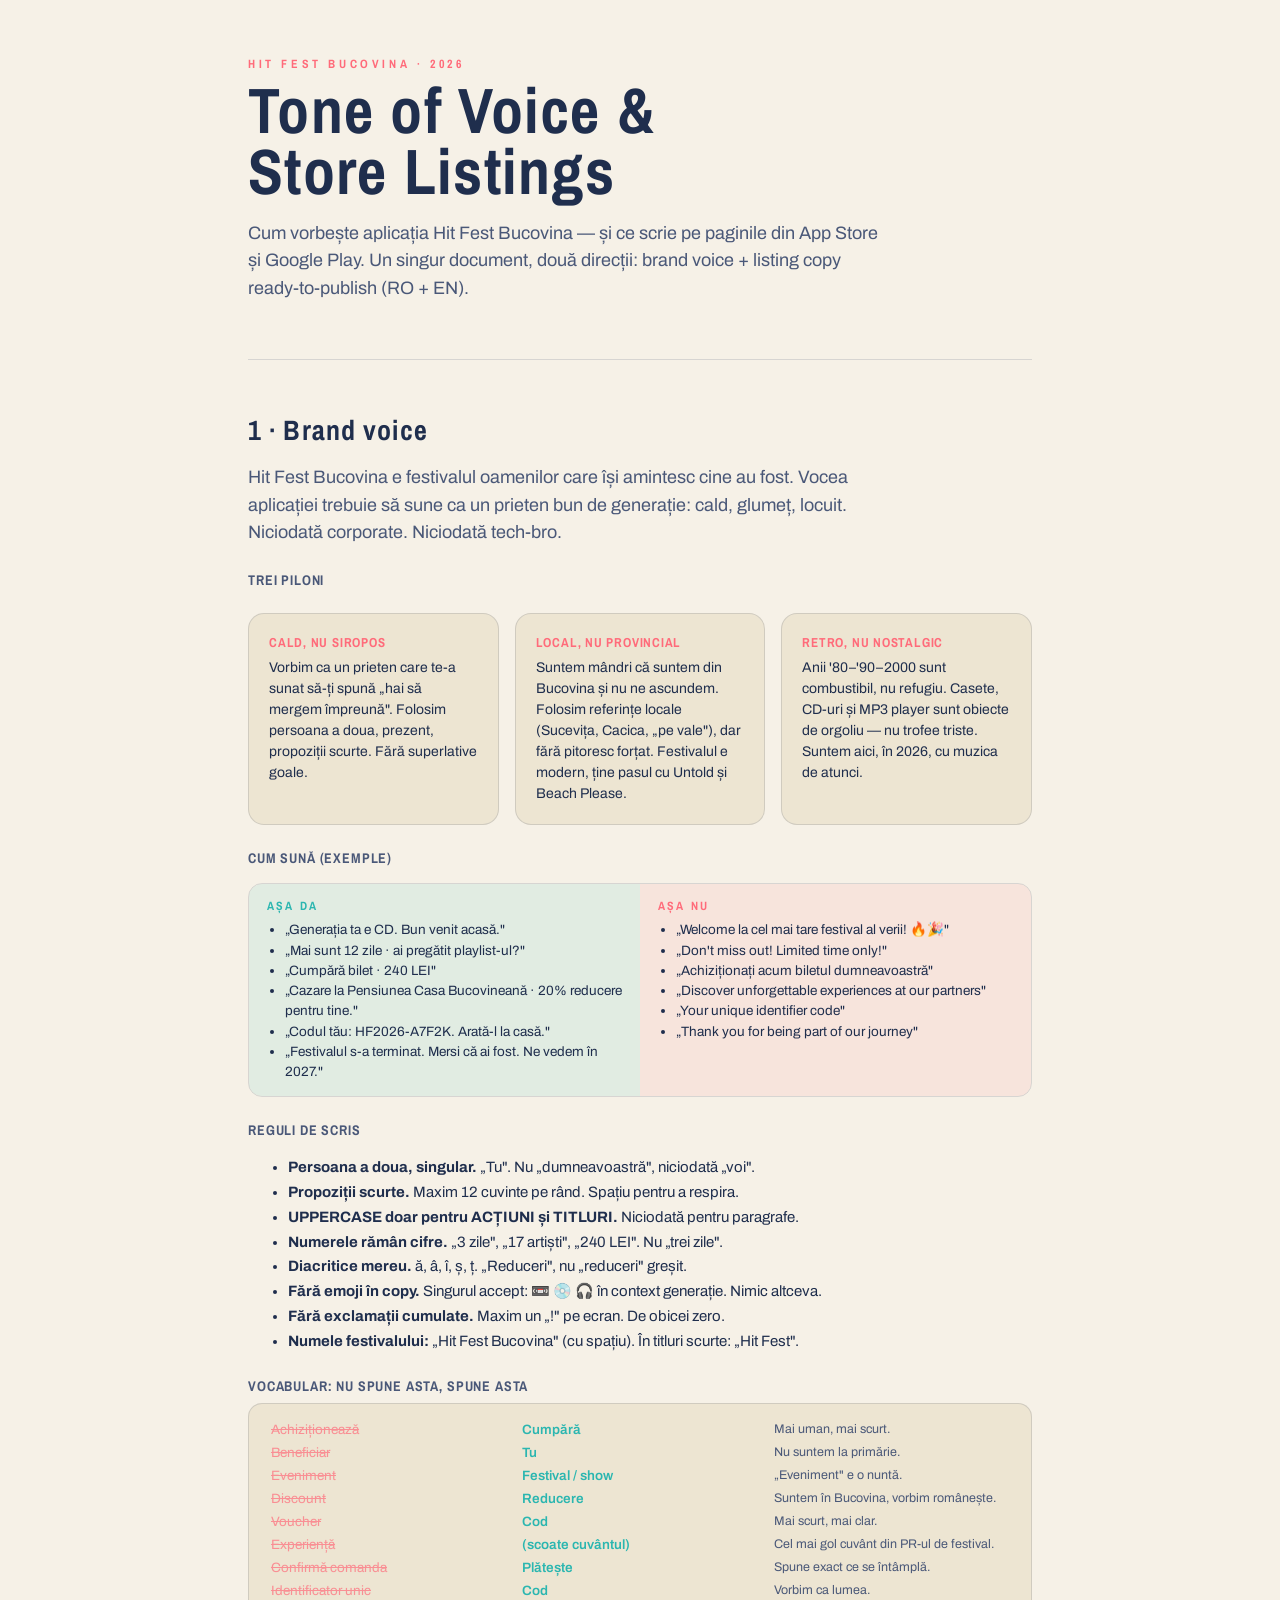
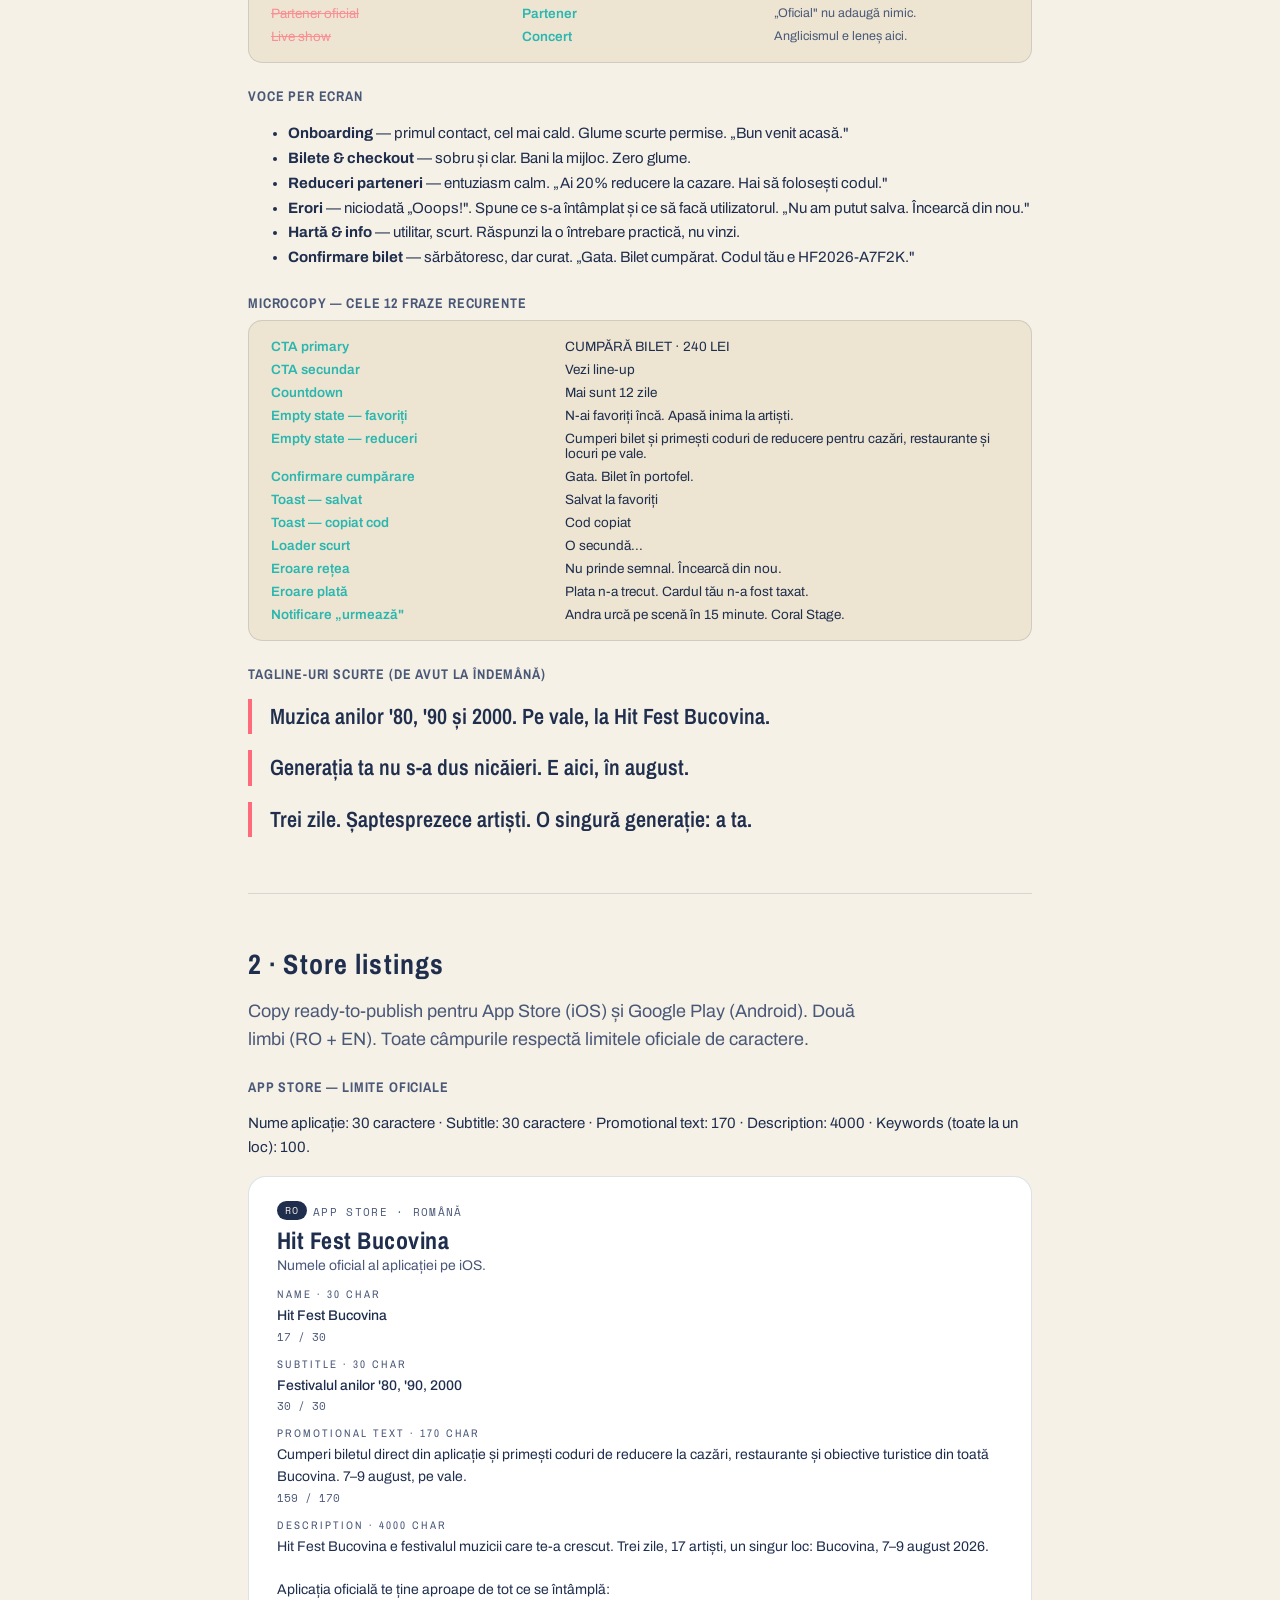
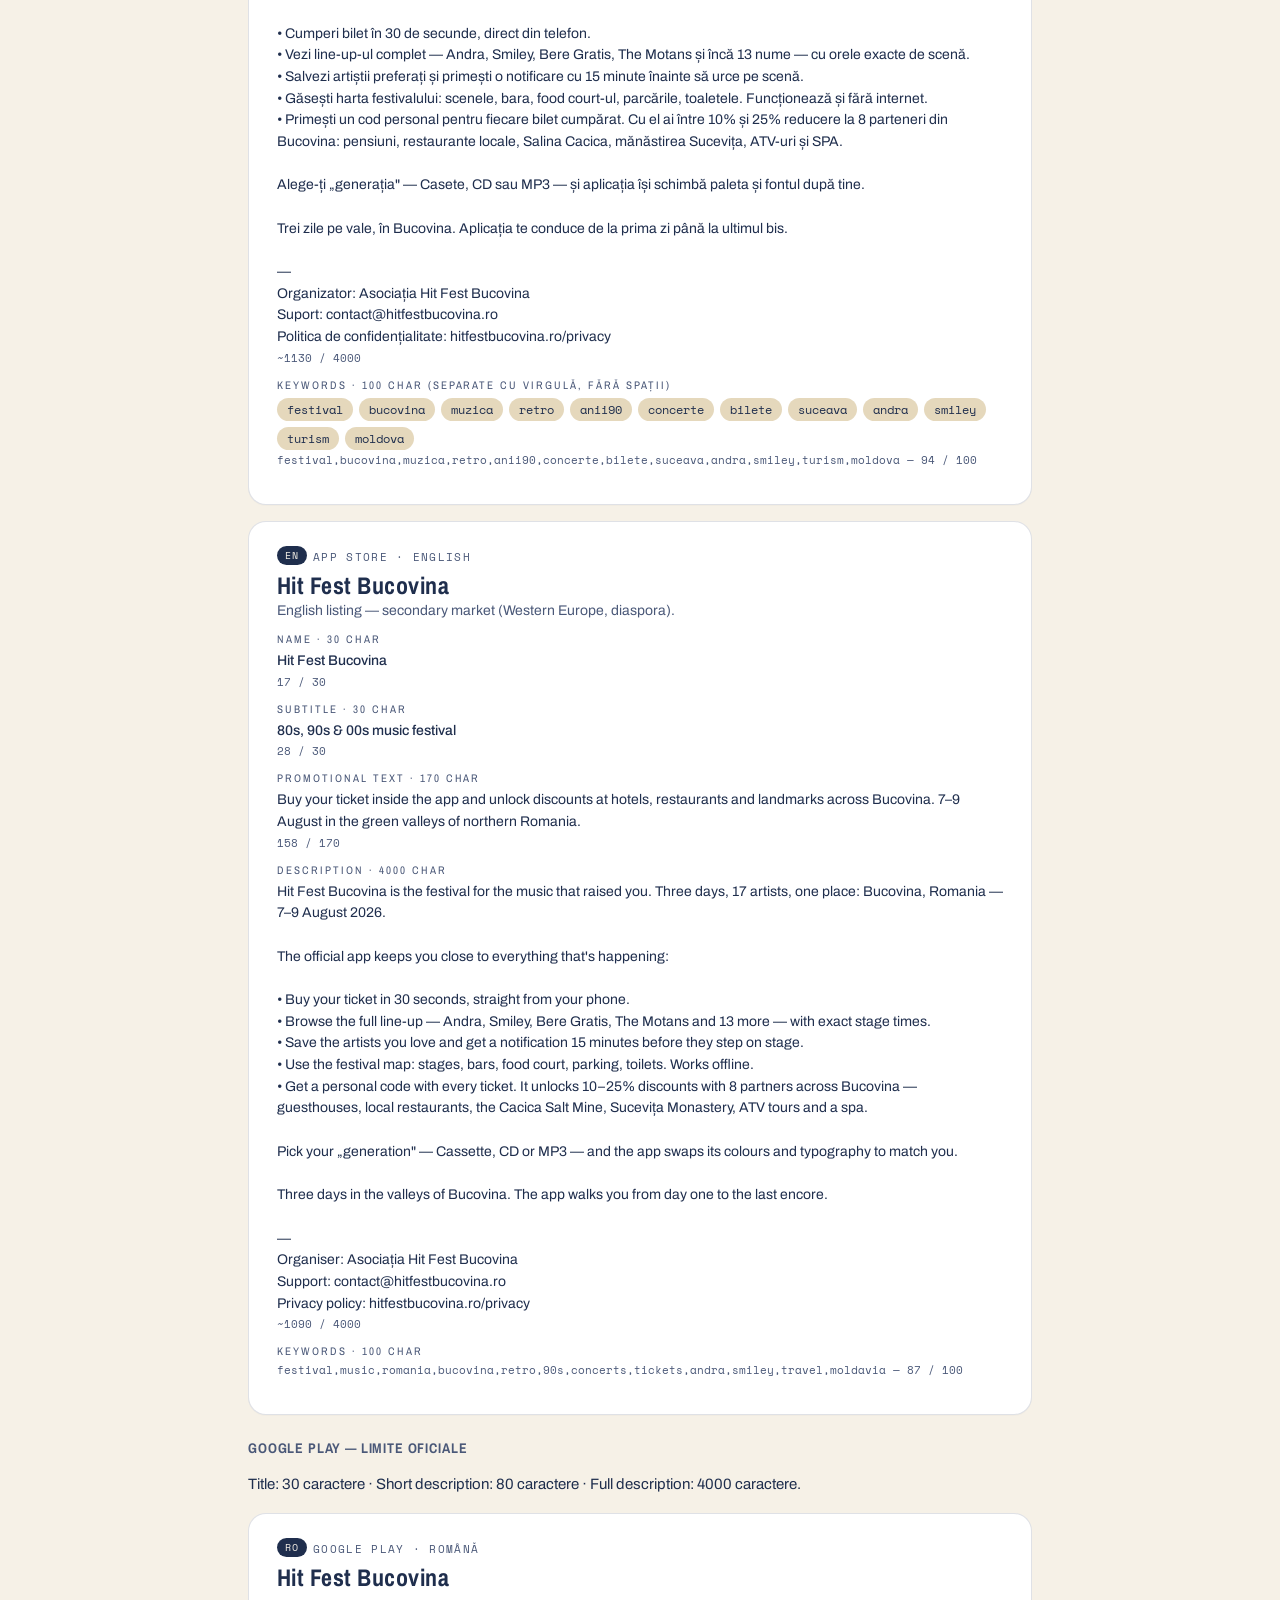
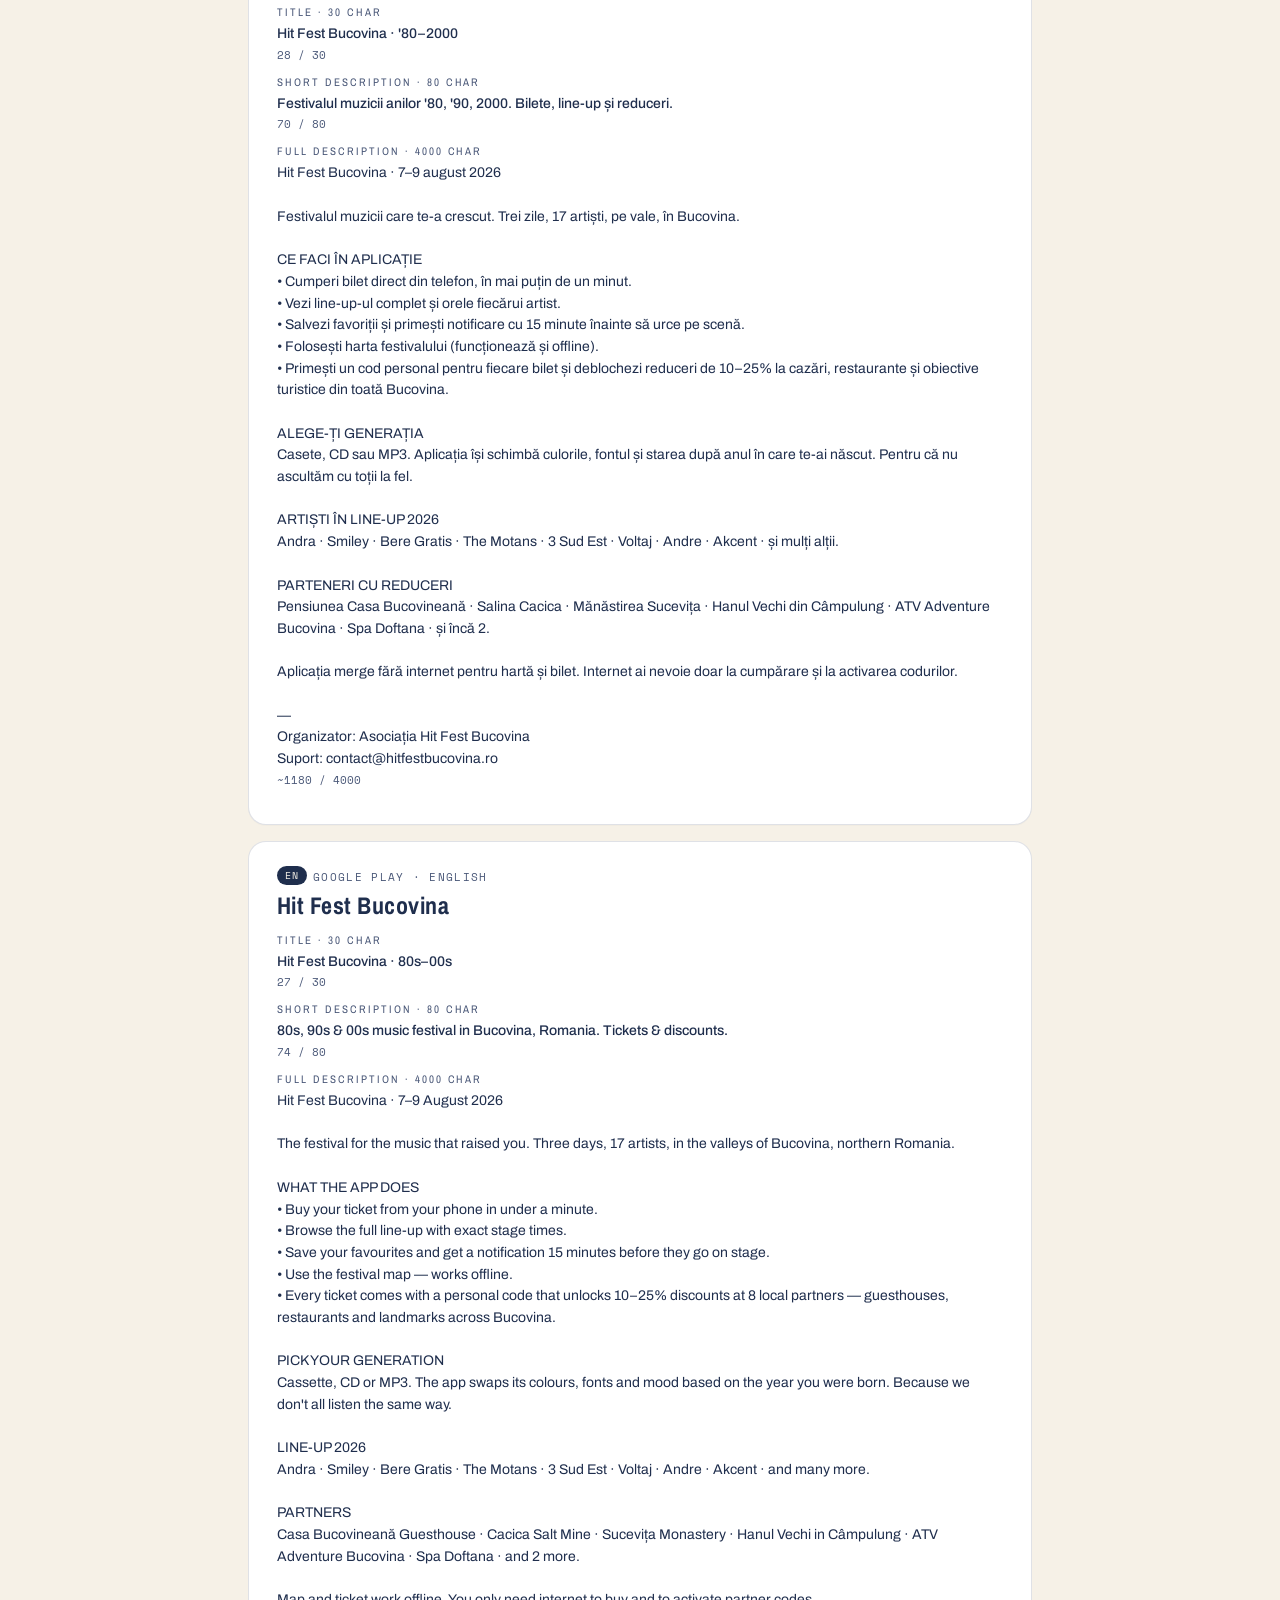
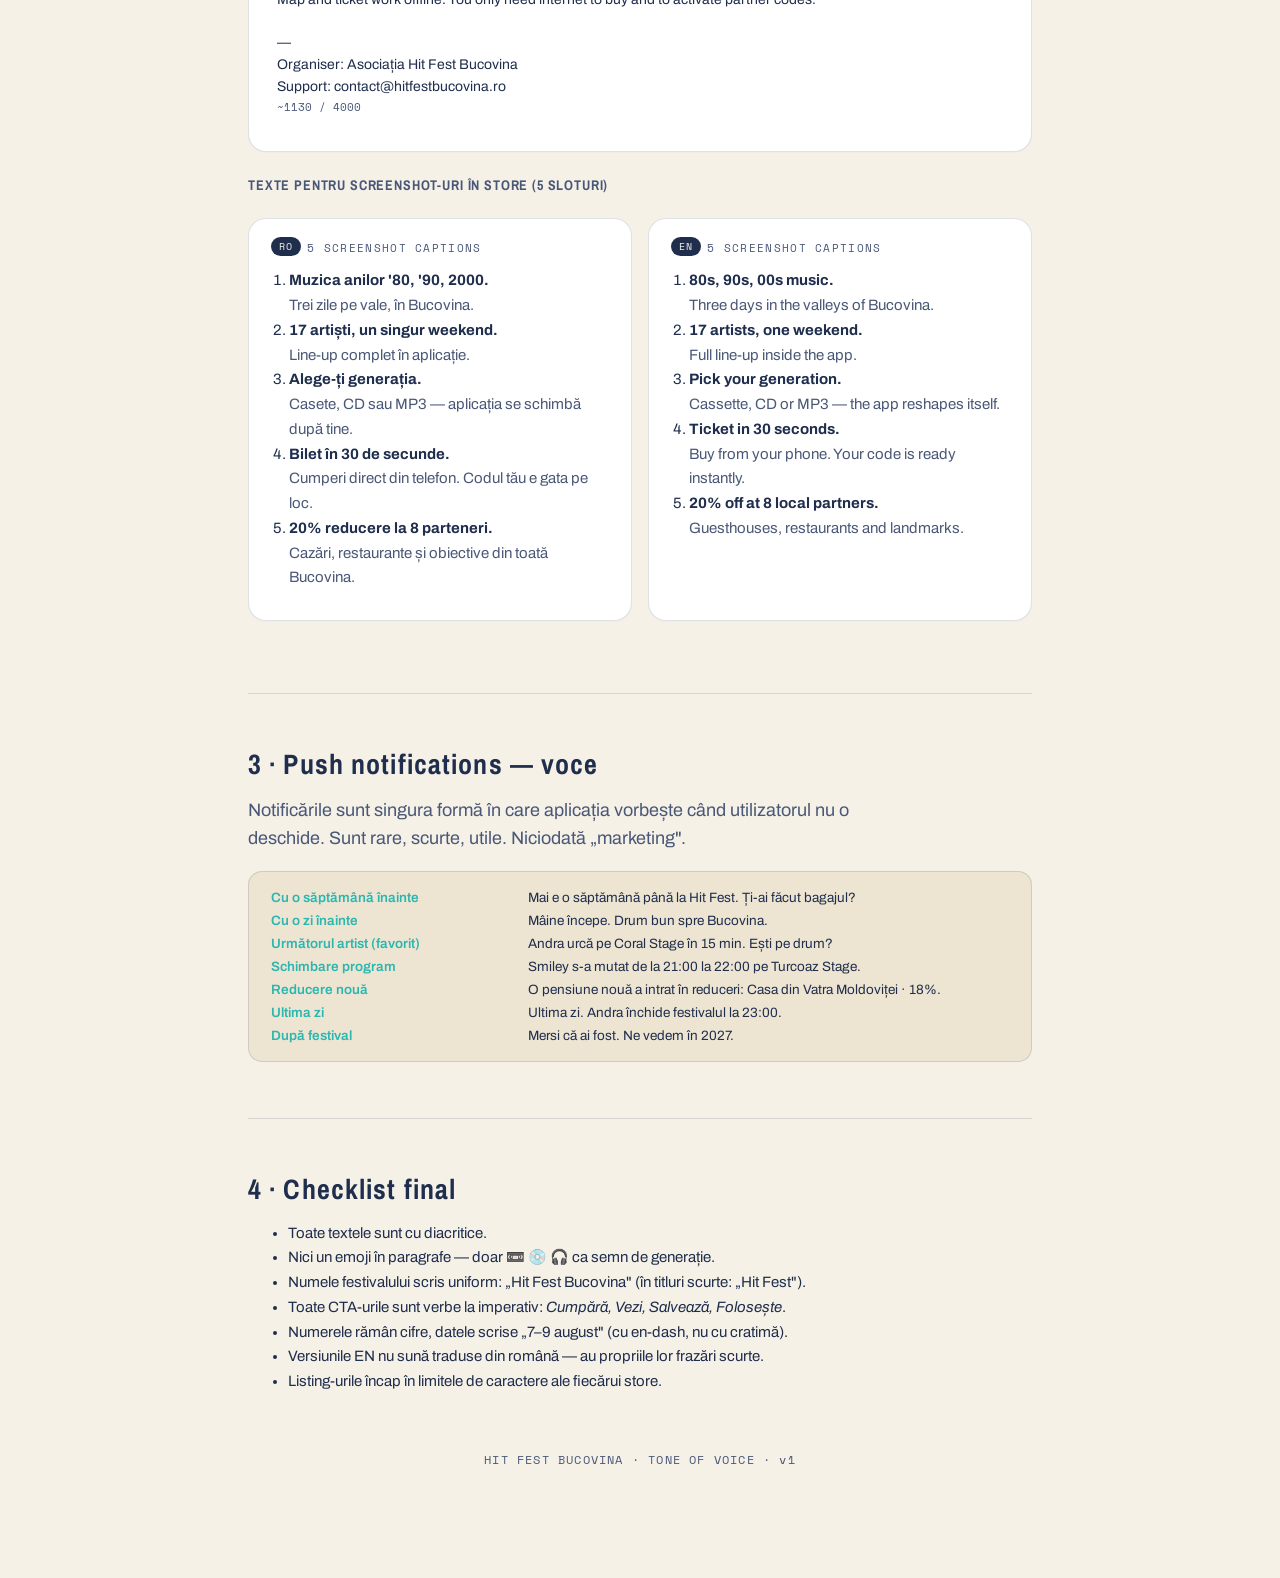
<file: tone-of-voice.html>
<!doctype html>
<html lang="ro">
<head>
<meta charset="utf-8" />
<title>Hit Fest Bucovina · Tone of Voice & Store Listings</title>
<link rel="preconnect" href="https://fonts.googleapis.com" />
<link rel="preconnect" href="https://fonts.gstatic.com" crossorigin />
<link href="https://fonts.googleapis.com/css2?family=Archivo:wght@400;500;600;700;800;900&family=Archivo+Narrow:wght@600;700;800&family=Space+Mono:wght@400;700&display=swap" rel="stylesheet" />
<style>
  :root {
    --paper: #F6F1E7;
    --paper-2: #EDE5D2;
    --ink: #1F2E4D;
    --ink-2: #4A5878;
    --coral: #FF6B7A;
    --turcoaz: #2BB6B0;
    --galben: #F4C247;
    --crem-2: #E5D8BC;
    --rule: rgba(31,46,77,0.14);
  }
  * { box-sizing: border-box; }
  html, body { margin: 0; padding: 0; background: var(--paper); color: var(--ink);
    font-family: 'Archivo', system-ui, sans-serif; -webkit-font-smoothing: antialiased; }
  .doc { max-width: 880px; margin: 0 auto; padding: 56px 48px 96px; }
  .eyebrow { font-family: 'Archivo Narrow', sans-serif; font-weight: 700;
    letter-spacing: 0.3em; font-size: 12px; color: var(--coral); }
  h1 { font-family: 'Archivo Narrow', sans-serif; font-weight: 800;
    letter-spacing: 0.02em; font-size: 64px; line-height: 0.95; margin: 8px 0 12px;
    color: var(--ink); text-wrap: balance; }
  h2 { font-family: 'Archivo Narrow', sans-serif; font-weight: 800;
    letter-spacing: 0.04em; font-size: 28px; line-height: 1.05; margin: 48px 0 8px;
    color: var(--ink); }
  h3 { font-family: 'Archivo Narrow', sans-serif; font-weight: 700;
    letter-spacing: 0.06em; font-size: 14px; text-transform: uppercase;
    color: var(--ink-2); margin: 24px 0 8px; }
  p, li { font-size: 15px; line-height: 1.65; color: var(--ink); }
  p.lede { font-size: 18px; line-height: 1.55; color: var(--ink-2);
    max-width: 64ch; text-wrap: pretty; }
  hr { border: none; border-top: 1px solid var(--rule); margin: 56px 0; }
  .pillars { display: grid; grid-template-columns: repeat(3, 1fr); gap: 16px; margin: 24px 0; }
  .pillar { background: var(--paper-2); border-radius: 16px; padding: 20px;
    border: 1px solid var(--rule); }
  .pillar h4 { margin: 0 0 6px; font-family: 'Archivo Narrow', sans-serif;
    letter-spacing: 0.06em; font-size: 13px; color: var(--coral); text-transform: uppercase; }
  .pillar p { margin: 0; font-size: 14px; line-height: 1.5; color: var(--ink); }
  .compare { display: grid; grid-template-columns: 1fr 1fr; gap: 0; margin: 16px 0;
    border-radius: 14px; overflow: hidden; border: 1px solid var(--rule); }
  .compare > div { padding: 14px 18px; background: var(--paper-2); }
  .compare > .yes { background: rgba(43,182,176,0.10); }
  .compare > .no  { background: rgba(255,107,122,0.10); }
  .compare h5 { margin: 0 0 6px; font-family: 'Archivo Narrow', sans-serif;
    font-size: 12px; letter-spacing: 0.18em; }
  .compare .yes h5 { color: var(--turcoaz); }
  .compare .no h5 { color: var(--coral); }
  .compare ul { margin: 4px 0 0; padding-left: 18px; }
  .compare li { font-size: 13.5px; line-height: 1.5; }
  .quote { font-family: 'Archivo Narrow', sans-serif; font-size: 22px; line-height: 1.25;
    color: var(--ink); border-left: 4px solid var(--coral);
    padding: 4px 0 4px 18px; margin: 16px 0; font-weight: 600; text-wrap: balance; }
  .vocab { display: grid; grid-template-columns: 1fr 1fr 1fr; gap: 8px 16px;
    background: var(--paper-2); border-radius: 14px; padding: 18px 22px;
    font-size: 13.5px; border: 1px solid var(--rule); }
  .vocab .row { display: contents; }
  .vocab .from { color: var(--coral); text-decoration: line-through; opacity: 0.7; }
  .vocab .to { color: var(--turcoaz); font-weight: 600; }
  .vocab .why { color: var(--ink-2); font-size: 12.5px; }
  .listing { background: #fff; border-radius: 18px; padding: 24px 28px;
    border: 1px solid var(--rule); margin: 16px 0; box-shadow: 0 1px 0 rgba(0,0,0,0.02); }
  .listing .meta { font-family: 'Space Mono', monospace; font-size: 11px;
    letter-spacing: 0.12em; color: var(--ink-2); text-transform: uppercase; }
  .listing .title { font-family: 'Archivo Narrow', sans-serif; font-weight: 800;
    font-size: 24px; letter-spacing: 0.02em; margin: 4px 0 2px; }
  .listing .sub { font-size: 14px; color: var(--ink-2); margin-bottom: 14px; }
  .listing .field { margin: 12px 0; }
  .listing .field-label { font-family: 'Archivo Narrow', sans-serif; font-size: 11px;
    letter-spacing: 0.18em; text-transform: uppercase; color: var(--ink-2); margin-bottom: 4px; }
  .listing .field-value { font-size: 14px; line-height: 1.55; white-space: pre-wrap; }
  .listing .field-value.short { font-weight: 500; }
  .listing .chars { font-family: 'Space Mono', monospace; font-size: 10.5px;
    color: var(--ink-2); margin-top: 2px; }
  .kw { display: flex; flex-wrap: wrap; gap: 6px; margin-top: 6px; }
  .kw span { background: var(--crem-2); padding: 3px 10px; border-radius: 999px;
    font-size: 11.5px; font-family: 'Space Mono', monospace; color: var(--ink); }
  .lang-pill { display: inline-block; font-family: 'Space Mono', monospace;
    font-size: 10px; padding: 2px 8px; border-radius: 999px; background: var(--ink);
    color: var(--paper); letter-spacing: 0.1em; margin-right: 6px; vertical-align: 2px; }
  .grid-2 { display: grid; grid-template-columns: 1fr 1fr; gap: 16px; }
  @media (max-width: 720px) {
    .doc { padding: 32px 20px 72px; }
    h1 { font-size: 44px; }
    .pillars, .vocab, .grid-2 { grid-template-columns: 1fr; }
  }
</style>
</head>
<body>
<main class="doc">

  <div class="eyebrow">HIT FEST BUCOVINA · 2026</div>
  <h1>Tone of Voice & Store Listings</h1>
  <p class="lede">Cum vorbește aplicația Hit Fest Bucovina — și ce scrie pe paginile din App Store și Google Play. Un singur document, două direcții: brand voice + listing copy ready-to-publish (RO + EN).</p>

  <hr />

  <h2>1 · Brand voice</h2>
  <p class="lede">Hit Fest Bucovina e festivalul oamenilor care își amintesc cine au fost. Vocea aplicației trebuie să sune ca un prieten bun de generație: cald, glumeț, locuit. Niciodată corporate. Niciodată tech-bro.</p>

  <h3>Trei piloni</h3>
  <div class="pillars">
    <div class="pillar">
      <h4>Cald, nu siropos</h4>
      <p>Vorbim ca un prieten care te-a sunat să-ți spună „hai să mergem împreună". Folosim persoana a doua, prezent, propoziții scurte. Fără superlative goale.</p>
    </div>
    <div class="pillar">
      <h4>Local, nu provincial</h4>
      <p>Suntem mândri că suntem din Bucovina și nu ne ascundem. Folosim referințe locale (Sucevița, Cacica, „pe vale"), dar fără pitoresc forțat. Festivalul e modern, ține pasul cu Untold și Beach Please.</p>
    </div>
    <div class="pillar">
      <h4>Retro, nu nostalgic</h4>
      <p>Anii '80–'90–2000 sunt combustibil, nu refugiu. Casete, CD-uri și MP3 player sunt obiecte de orgoliu — nu trofee triste. Suntem aici, în 2026, cu muzica de atunci.</p>
    </div>
  </div>

  <h3>Cum sună (exemple)</h3>
  <div class="compare">
    <div class="yes">
      <h5>AȘA DA</h5>
      <ul>
        <li>„Generația ta e CD. Bun venit acasă."</li>
        <li>„Mai sunt 12 zile · ai pregătit playlist-ul?"</li>
        <li>„Cumpără bilet · 240 LEI"</li>
        <li>„Cazare la Pensiunea Casa Bucovineană · 20% reducere pentru tine."</li>
        <li>„Codul tău: HF2026-A7F2K. Arată-l la casă."</li>
        <li>„Festivalul s-a terminat. Mersi că ai fost. Ne vedem în 2027."</li>
      </ul>
    </div>
    <div class="no">
      <h5>AȘA NU</h5>
      <ul>
        <li>„Welcome la cel mai tare festival al verii! 🔥🎉"</li>
        <li>„Don't miss out! Limited time only!"</li>
        <li>„Achiziționați acum biletul dumneavoastră"</li>
        <li>„Discover unforgettable experiences at our partners"</li>
        <li>„Your unique identifier code"</li>
        <li>„Thank you for being part of our journey"</li>
      </ul>
    </div>
  </div>

  <h3>Reguli de scris</h3>
  <ul>
    <li><strong>Persoana a doua, singular.</strong> „Tu". Nu „dumneavoastră", niciodată „voi".</li>
    <li><strong>Propoziții scurte.</strong> Maxim 12 cuvinte pe rând. Spațiu pentru a respira.</li>
    <li><strong>UPPERCASE doar pentru ACȚIUNI și TITLURI.</strong> Niciodată pentru paragrafe.</li>
    <li><strong>Numerele rămân cifre.</strong> „3 zile", „17 artiști", „240 LEI". Nu „trei zile".</li>
    <li><strong>Diacritice mereu.</strong> ă, â, î, ș, ț. „Reduceri", nu „reduceri" greșit.</li>
    <li><strong>Fără emoji în copy.</strong> Singurul accept: 📼 💿 🎧 în context generație. Nimic altceva.</li>
    <li><strong>Fără exclamații cumulate.</strong> Maxim un „!" pe ecran. De obicei zero.</li>
    <li><strong>Numele festivalului:</strong> „Hit Fest Bucovina" (cu spațiu). În titluri scurte: „Hit Fest".</li>
  </ul>

  <h3>Vocabular: nu spune asta, spune asta</h3>
  <div class="vocab">
    <div class="row"><div class="from">Achiziționează</div><div class="to">Cumpără</div><div class="why">Mai uman, mai scurt.</div></div>
    <div class="row"><div class="from">Beneficiar</div><div class="to">Tu</div><div class="why">Nu suntem la primărie.</div></div>
    <div class="row"><div class="from">Eveniment</div><div class="to">Festival / show</div><div class="why">„Eveniment" e o nuntă.</div></div>
    <div class="row"><div class="from">Discount</div><div class="to">Reducere</div><div class="why">Suntem în Bucovina, vorbim românește.</div></div>
    <div class="row"><div class="from">Voucher</div><div class="to">Cod</div><div class="why">Mai scurt, mai clar.</div></div>
    <div class="row"><div class="from">Experiență</div><div class="to">(scoate cuvântul)</div><div class="why">Cel mai gol cuvânt din PR-ul de festival.</div></div>
    <div class="row"><div class="from">Confirmă comanda</div><div class="to">Plătește</div><div class="why">Spune exact ce se întâmplă.</div></div>
    <div class="row"><div class="from">Identificator unic</div><div class="to">Cod</div><div class="why">Vorbim ca lumea.</div></div>
    <div class="row"><div class="from">Partener oficial</div><div class="to">Partener</div><div class="why">„Oficial" nu adaugă nimic.</div></div>
    <div class="row"><div class="from">Live show</div><div class="to">Concert</div><div class="why">Anglicismul e leneș aici.</div></div>
  </div>

  <h3>Voce per ecran</h3>
  <ul>
    <li><strong>Onboarding</strong> — primul contact, cel mai cald. Glume scurte permise. „Bun venit acasă."</li>
    <li><strong>Bilete & checkout</strong> — sobru și clar. Bani la mijloc. Zero glume.</li>
    <li><strong>Reduceri parteneri</strong> — entuziasm calm. „Ai 20% reducere la cazare. Hai să folosești codul."</li>
    <li><strong>Erori</strong> — niciodată „Ooops!". Spune ce s-a întâmplat și ce să facă utilizatorul. „Nu am putut salva. Încearcă din nou."</li>
    <li><strong>Hartă & info</strong> — utilitar, scurt. Răspunzi la o întrebare practică, nu vinzi.</li>
    <li><strong>Confirmare bilet</strong> — sărbătoresc, dar curat. „Gata. Bilet cumpărat. Codul tău e HF2026-A7F2K."</li>
  </ul>

  <h3>Microcopy — cele 12 fraze recurente</h3>
  <div class="vocab" style="grid-template-columns: 1fr 1.6fr;">
    <div class="row"><div class="to">CTA primary</div><div>CUMPĂRĂ BILET · 240 LEI</div></div>
    <div class="row"><div class="to">CTA secundar</div><div>Vezi line-up</div></div>
    <div class="row"><div class="to">Countdown</div><div>Mai sunt 12 zile</div></div>
    <div class="row"><div class="to">Empty state — favoriți</div><div>N-ai favoriți încă. Apasă inima la artiști.</div></div>
    <div class="row"><div class="to">Empty state — reduceri</div><div>Cumperi bilet și primești coduri de reducere pentru cazări, restaurante și locuri pe vale.</div></div>
    <div class="row"><div class="to">Confirmare cumpărare</div><div>Gata. Bilet în portofel.</div></div>
    <div class="row"><div class="to">Toast — salvat</div><div>Salvat la favoriți</div></div>
    <div class="row"><div class="to">Toast — copiat cod</div><div>Cod copiat</div></div>
    <div class="row"><div class="to">Loader scurt</div><div>O secundă...</div></div>
    <div class="row"><div class="to">Eroare rețea</div><div>Nu prinde semnal. Încearcă din nou.</div></div>
    <div class="row"><div class="to">Eroare plată</div><div>Plata n-a trecut. Cardul tău n-a fost taxat.</div></div>
    <div class="row"><div class="to">Notificare „urmează"</div><div>Andra urcă pe scenă în 15 minute. Coral Stage.</div></div>
  </div>

  <h3>Tagline-uri scurte (de avut la îndemână)</h3>
  <div class="quote">Muzica anilor '80, '90 și 2000. Pe vale, la Hit Fest Bucovina.</div>
  <div class="quote">Generația ta nu s-a dus nicăieri. E aici, în august.</div>
  <div class="quote">Trei zile. Șaptesprezece artiști. O singură generație: a ta.</div>

  <hr />

  <h2>2 · Store listings</h2>
  <p class="lede">Copy ready-to-publish pentru App Store (iOS) și Google Play (Android). Două limbi (RO + EN). Toate câmpurile respectă limitele oficiale de caractere.</p>

  <h3>App Store — limite oficiale</h3>
  <p>Nume aplicație: 30 caractere · Subtitle: 30 caractere · Promotional text: 170 · Description: 4000 · Keywords (toate la un loc): 100.</p>

  <div class="listing">
    <div class="meta"><span class="lang-pill">RO</span>APP STORE · ROMÂNĂ</div>
    <div class="title">Hit Fest Bucovina</div>
    <div class="sub">Numele oficial al aplicației pe iOS.</div>

    <div class="field">
      <div class="field-label">Name · 30 char</div>
      <div class="field-value short">Hit Fest Bucovina</div>
      <div class="chars">17 / 30</div>
    </div>

    <div class="field">
      <div class="field-label">Subtitle · 30 char</div>
      <div class="field-value short">Festivalul anilor '80, '90, 2000</div>
      <div class="chars">30 / 30</div>
    </div>

    <div class="field">
      <div class="field-label">Promotional text · 170 char</div>
      <div class="field-value">Cumperi biletul direct din aplicație și primești coduri de reducere la cazări, restaurante și obiective turistice din toată Bucovina. 7–9 august, pe vale.</div>
      <div class="chars">159 / 170</div>
    </div>

    <div class="field">
      <div class="field-label">Description · 4000 char</div>
      <div class="field-value">Hit Fest Bucovina e festivalul muzicii care te-a crescut. Trei zile, 17 artiști, un singur loc: Bucovina, 7–9 august 2026.

Aplicația oficială te ține aproape de tot ce se întâmplă:

• Cumperi bilet în 30 de secunde, direct din telefon.
• Vezi line-up-ul complet — Andra, Smiley, Bere Gratis, The Motans și încă 13 nume — cu orele exacte de scenă.
• Salvezi artiștii preferați și primești o notificare cu 15 minute înainte să urce pe scenă.
• Găsești harta festivalului: scenele, bara, food court-ul, parcările, toaletele. Funcționează și fără internet.
• Primești un cod personal pentru fiecare bilet cumpărat. Cu el ai între 10% și 25% reducere la 8 parteneri din Bucovina: pensiuni, restaurante locale, Salina Cacica, mănăstirea Sucevița, ATV-uri și SPA.

Alege-ți „generația" — Casete, CD sau MP3 — și aplicația își schimbă paleta și fontul după tine.

Trei zile pe vale, în Bucovina. Aplicația te conduce de la prima zi până la ultimul bis.

—
Organizator: Asociația Hit Fest Bucovina
Suport: contact@hitfestbucovina.ro
Politica de confidențialitate: hitfestbucovina.ro/privacy</div>
      <div class="chars">~1130 / 4000</div>
    </div>

    <div class="field">
      <div class="field-label">Keywords · 100 char (separate cu virgulă, fără spații)</div>
      <div class="kw">
        <span>festival</span><span>bucovina</span><span>muzica</span><span>retro</span>
        <span>anii90</span><span>concerte</span><span>bilete</span><span>suceava</span>
        <span>andra</span><span>smiley</span><span>turism</span><span>moldova</span>
      </div>
      <div class="chars">festival,bucovina,muzica,retro,anii90,concerte,bilete,suceava,andra,smiley,turism,moldova — 94 / 100</div>
    </div>
  </div>

  <div class="listing">
    <div class="meta"><span class="lang-pill">EN</span>APP STORE · ENGLISH</div>
    <div class="title">Hit Fest Bucovina</div>
    <div class="sub">English listing — secondary market (Western Europe, diaspora).</div>

    <div class="field">
      <div class="field-label">Name · 30 char</div>
      <div class="field-value short">Hit Fest Bucovina</div>
      <div class="chars">17 / 30</div>
    </div>

    <div class="field">
      <div class="field-label">Subtitle · 30 char</div>
      <div class="field-value short">80s, 90s &amp; 00s music festival</div>
      <div class="chars">28 / 30</div>
    </div>

    <div class="field">
      <div class="field-label">Promotional text · 170 char</div>
      <div class="field-value">Buy your ticket inside the app and unlock discounts at hotels, restaurants and landmarks across Bucovina. 7–9 August in the green valleys of northern Romania.</div>
      <div class="chars">158 / 170</div>
    </div>

    <div class="field">
      <div class="field-label">Description · 4000 char</div>
      <div class="field-value">Hit Fest Bucovina is the festival for the music that raised you. Three days, 17 artists, one place: Bucovina, Romania — 7–9 August 2026.

The official app keeps you close to everything that's happening:

• Buy your ticket in 30 seconds, straight from your phone.
• Browse the full line-up — Andra, Smiley, Bere Gratis, The Motans and 13 more — with exact stage times.
• Save the artists you love and get a notification 15 minutes before they step on stage.
• Use the festival map: stages, bars, food court, parking, toilets. Works offline.
• Get a personal code with every ticket. It unlocks 10–25% discounts with 8 partners across Bucovina — guesthouses, local restaurants, the Cacica Salt Mine, Sucevița Monastery, ATV tours and a spa.

Pick your „generation" — Cassette, CD or MP3 — and the app swaps its colours and typography to match you.

Three days in the valleys of Bucovina. The app walks you from day one to the last encore.

—
Organiser: Asociația Hit Fest Bucovina
Support: contact@hitfestbucovina.ro
Privacy policy: hitfestbucovina.ro/privacy</div>
      <div class="chars">~1090 / 4000</div>
    </div>

    <div class="field">
      <div class="field-label">Keywords · 100 char</div>
      <div class="chars">festival,music,romania,bucovina,retro,90s,concerts,tickets,andra,smiley,travel,moldavia — 87 / 100</div>
    </div>
  </div>

  <h3>Google Play — limite oficiale</h3>
  <p>Title: 30 caractere · Short description: 80 caractere · Full description: 4000 caractere.</p>

  <div class="listing">
    <div class="meta"><span class="lang-pill">RO</span>GOOGLE PLAY · ROMÂNĂ</div>
    <div class="title">Hit Fest Bucovina</div>

    <div class="field">
      <div class="field-label">Title · 30 char</div>
      <div class="field-value short">Hit Fest Bucovina · '80–2000</div>
      <div class="chars">28 / 30</div>
    </div>

    <div class="field">
      <div class="field-label">Short description · 80 char</div>
      <div class="field-value short">Festivalul muzicii anilor '80, '90, 2000. Bilete, line-up și reduceri.</div>
      <div class="chars">70 / 80</div>
    </div>

    <div class="field">
      <div class="field-label">Full description · 4000 char</div>
      <div class="field-value">Hit Fest Bucovina · 7–9 august 2026

Festivalul muzicii care te-a crescut. Trei zile, 17 artiști, pe vale, în Bucovina.

CE FACI ÎN APLICAȚIE
• Cumperi bilet direct din telefon, în mai puțin de un minut.
• Vezi line-up-ul complet și orele fiecărui artist.
• Salvezi favoriții și primești notificare cu 15 minute înainte să urce pe scenă.
• Folosești harta festivalului (funcționează și offline).
• Primești un cod personal pentru fiecare bilet și deblochezi reduceri de 10–25% la cazări, restaurante și obiective turistice din toată Bucovina.

ALEGE-ȚI GENERAȚIA
Casete, CD sau MP3. Aplicația își schimbă culorile, fontul și starea după anul în care te-ai născut. Pentru că nu ascultăm cu toții la fel.

ARTIȘTI ÎN LINE-UP 2026
Andra · Smiley · Bere Gratis · The Motans · 3 Sud Est · Voltaj · Andre · Akcent · și mulți alții.

PARTENERI CU REDUCERI
Pensiunea Casa Bucovineană · Salina Cacica · Mănăstirea Sucevița · Hanul Vechi din Câmpulung · ATV Adventure Bucovina · Spa Doftana · și încă 2.

Aplicația merge fără internet pentru hartă și bilet. Internet ai nevoie doar la cumpărare și la activarea codurilor.

—
Organizator: Asociația Hit Fest Bucovina
Suport: contact@hitfestbucovina.ro</div>
      <div class="chars">~1180 / 4000</div>
    </div>
  </div>

  <div class="listing">
    <div class="meta"><span class="lang-pill">EN</span>GOOGLE PLAY · ENGLISH</div>
    <div class="title">Hit Fest Bucovina</div>

    <div class="field">
      <div class="field-label">Title · 30 char</div>
      <div class="field-value short">Hit Fest Bucovina · 80s–00s</div>
      <div class="chars">27 / 30</div>
    </div>

    <div class="field">
      <div class="field-label">Short description · 80 char</div>
      <div class="field-value short">80s, 90s &amp; 00s music festival in Bucovina, Romania. Tickets &amp; discounts.</div>
      <div class="chars">74 / 80</div>
    </div>

    <div class="field">
      <div class="field-label">Full description · 4000 char</div>
      <div class="field-value">Hit Fest Bucovina · 7–9 August 2026

The festival for the music that raised you. Three days, 17 artists, in the valleys of Bucovina, northern Romania.

WHAT THE APP DOES
• Buy your ticket from your phone in under a minute.
• Browse the full line-up with exact stage times.
• Save your favourites and get a notification 15 minutes before they go on stage.
• Use the festival map — works offline.
• Every ticket comes with a personal code that unlocks 10–25% discounts at 8 local partners — guesthouses, restaurants and landmarks across Bucovina.

PICK YOUR GENERATION
Cassette, CD or MP3. The app swaps its colours, fonts and mood based on the year you were born. Because we don't all listen the same way.

LINE-UP 2026
Andra · Smiley · Bere Gratis · The Motans · 3 Sud Est · Voltaj · Andre · Akcent · and many more.

PARTNERS
Casa Bucovineană Guesthouse · Cacica Salt Mine · Sucevița Monastery · Hanul Vechi in Câmpulung · ATV Adventure Bucovina · Spa Doftana · and 2 more.

Map and ticket work offline. You only need internet to buy and to activate partner codes.

—
Organiser: Asociația Hit Fest Bucovina
Support: contact@hitfestbucovina.ro</div>
      <div class="chars">~1130 / 4000</div>
    </div>
  </div>

  <h3>Texte pentru screenshot-uri în store (5 sloturi)</h3>
  <div class="grid-2">
    <div class="listing" style="padding: 18px 22px;">
      <div class="meta"><span class="lang-pill">RO</span>5 SCREENSHOT CAPTIONS</div>
      <div class="field">
        <ol style="padding-left: 18px; margin: 0;">
          <li><strong>Muzica anilor '80, '90, 2000.</strong><br/><span style="color:var(--ink-2)">Trei zile pe vale, în Bucovina.</span></li>
          <li><strong>17 artiști, un singur weekend.</strong><br/><span style="color:var(--ink-2)">Line-up complet în aplicație.</span></li>
          <li><strong>Alege-ți generația.</strong><br/><span style="color:var(--ink-2)">Casete, CD sau MP3 — aplicația se schimbă după tine.</span></li>
          <li><strong>Bilet în 30 de secunde.</strong><br/><span style="color:var(--ink-2)">Cumperi direct din telefon. Codul tău e gata pe loc.</span></li>
          <li><strong>20% reducere la 8 parteneri.</strong><br/><span style="color:var(--ink-2)">Cazări, restaurante și obiective din toată Bucovina.</span></li>
        </ol>
      </div>
    </div>

    <div class="listing" style="padding: 18px 22px;">
      <div class="meta"><span class="lang-pill">EN</span>5 SCREENSHOT CAPTIONS</div>
      <div class="field">
        <ol style="padding-left: 18px; margin: 0;">
          <li><strong>80s, 90s, 00s music.</strong><br/><span style="color:var(--ink-2)">Three days in the valleys of Bucovina.</span></li>
          <li><strong>17 artists, one weekend.</strong><br/><span style="color:var(--ink-2)">Full line-up inside the app.</span></li>
          <li><strong>Pick your generation.</strong><br/><span style="color:var(--ink-2)">Cassette, CD or MP3 — the app reshapes itself.</span></li>
          <li><strong>Ticket in 30 seconds.</strong><br/><span style="color:var(--ink-2)">Buy from your phone. Your code is ready instantly.</span></li>
          <li><strong>20% off at 8 local partners.</strong><br/><span style="color:var(--ink-2)">Guesthouses, restaurants and landmarks.</span></li>
        </ol>
      </div>
    </div>
  </div>

  <hr />

  <h2>3 · Push notifications — voce</h2>
  <p class="lede">Notificările sunt singura formă în care aplicația vorbește când utilizatorul nu o deschide. Sunt rare, scurte, utile. Niciodată „marketing".</p>

  <div class="vocab" style="grid-template-columns: 1fr 2fr;">
    <div class="row"><div class="to">Cu o săptămână înainte</div>
      <div>Mai e o săptămână până la Hit Fest. Ți-ai făcut bagajul?</div></div>
    <div class="row"><div class="to">Cu o zi înainte</div>
      <div>Mâine începe. Drum bun spre Bucovina.</div></div>
    <div class="row"><div class="to">Următorul artist (favorit)</div>
      <div>Andra urcă pe Coral Stage în 15 min. Ești pe drum?</div></div>
    <div class="row"><div class="to">Schimbare program</div>
      <div>Smiley s-a mutat de la 21:00 la 22:00 pe Turcoaz Stage.</div></div>
    <div class="row"><div class="to">Reducere nouă</div>
      <div>O pensiune nouă a intrat în reduceri: Casa din Vatra Moldoviței · 18%.</div></div>
    <div class="row"><div class="to">Ultima zi</div>
      <div>Ultima zi. Andra închide festivalul la 23:00.</div></div>
    <div class="row"><div class="to">După festival</div>
      <div>Mersi că ai fost. Ne vedem în 2027.</div></div>
  </div>

  <hr />

  <h2>4 · Checklist final</h2>
  <ul>
    <li>Toate textele sunt cu diacritice.</li>
    <li>Nici un emoji în paragrafe — doar 📼 💿 🎧 ca semn de generație.</li>
    <li>Numele festivalului scris uniform: „Hit Fest Bucovina" (în titluri scurte: „Hit Fest").</li>
    <li>Toate CTA-urile sunt verbe la imperativ: <em>Cumpără, Vezi, Salvează, Folosește</em>.</li>
    <li>Numerele rămân cifre, datele scrise „7–9 august" (cu en-dash, nu cu cratimă).</li>
    <li>Versiunile EN nu sună traduse din română — au propriile lor frazări scurte.</li>
    <li>Listing-urile încap în limitele de caractere ale fiecărui store.</li>
  </ul>

  <p style="text-align:center; margin-top: 56px; font-size: 12px; color: var(--ink-2); font-family: 'Space Mono', monospace; letter-spacing: 0.1em;">
    HIT FEST BUCOVINA · TONE OF VOICE · v1
  </p>

</main>
</body>
</html>
</file>
